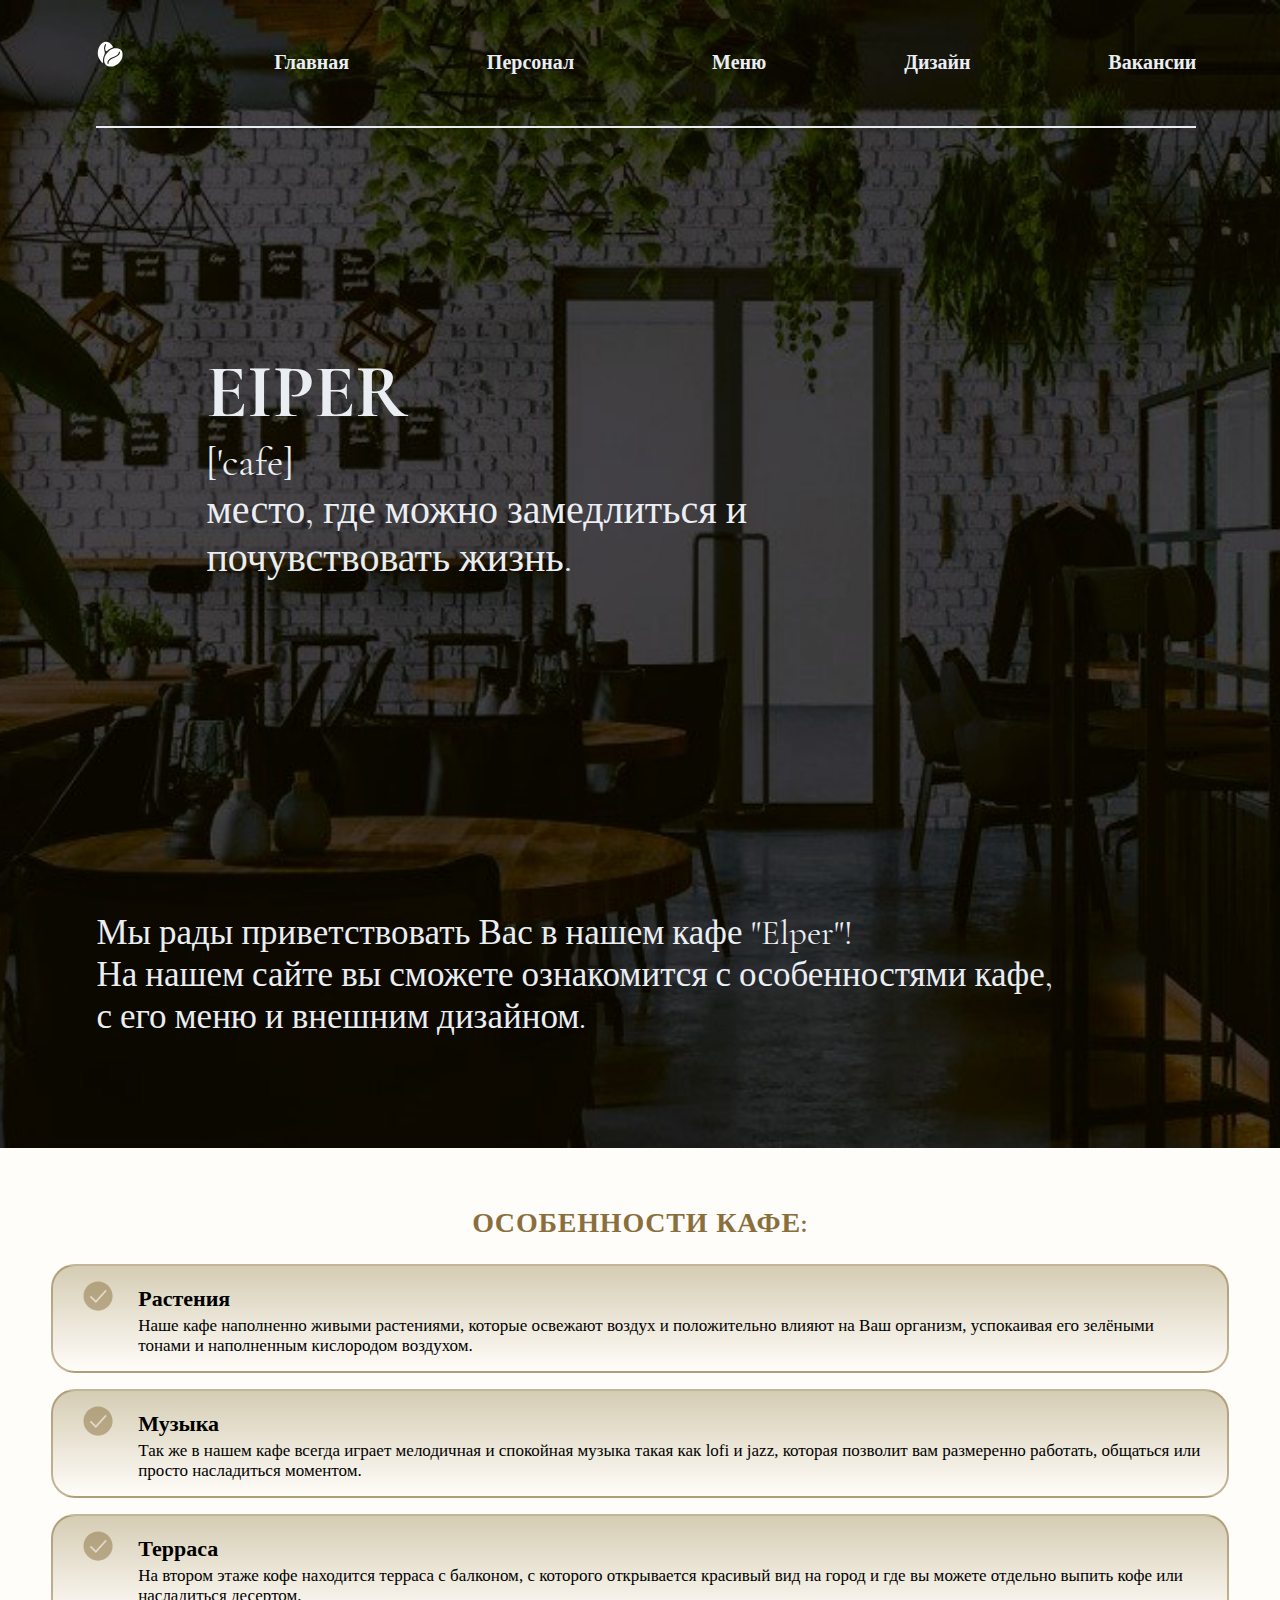
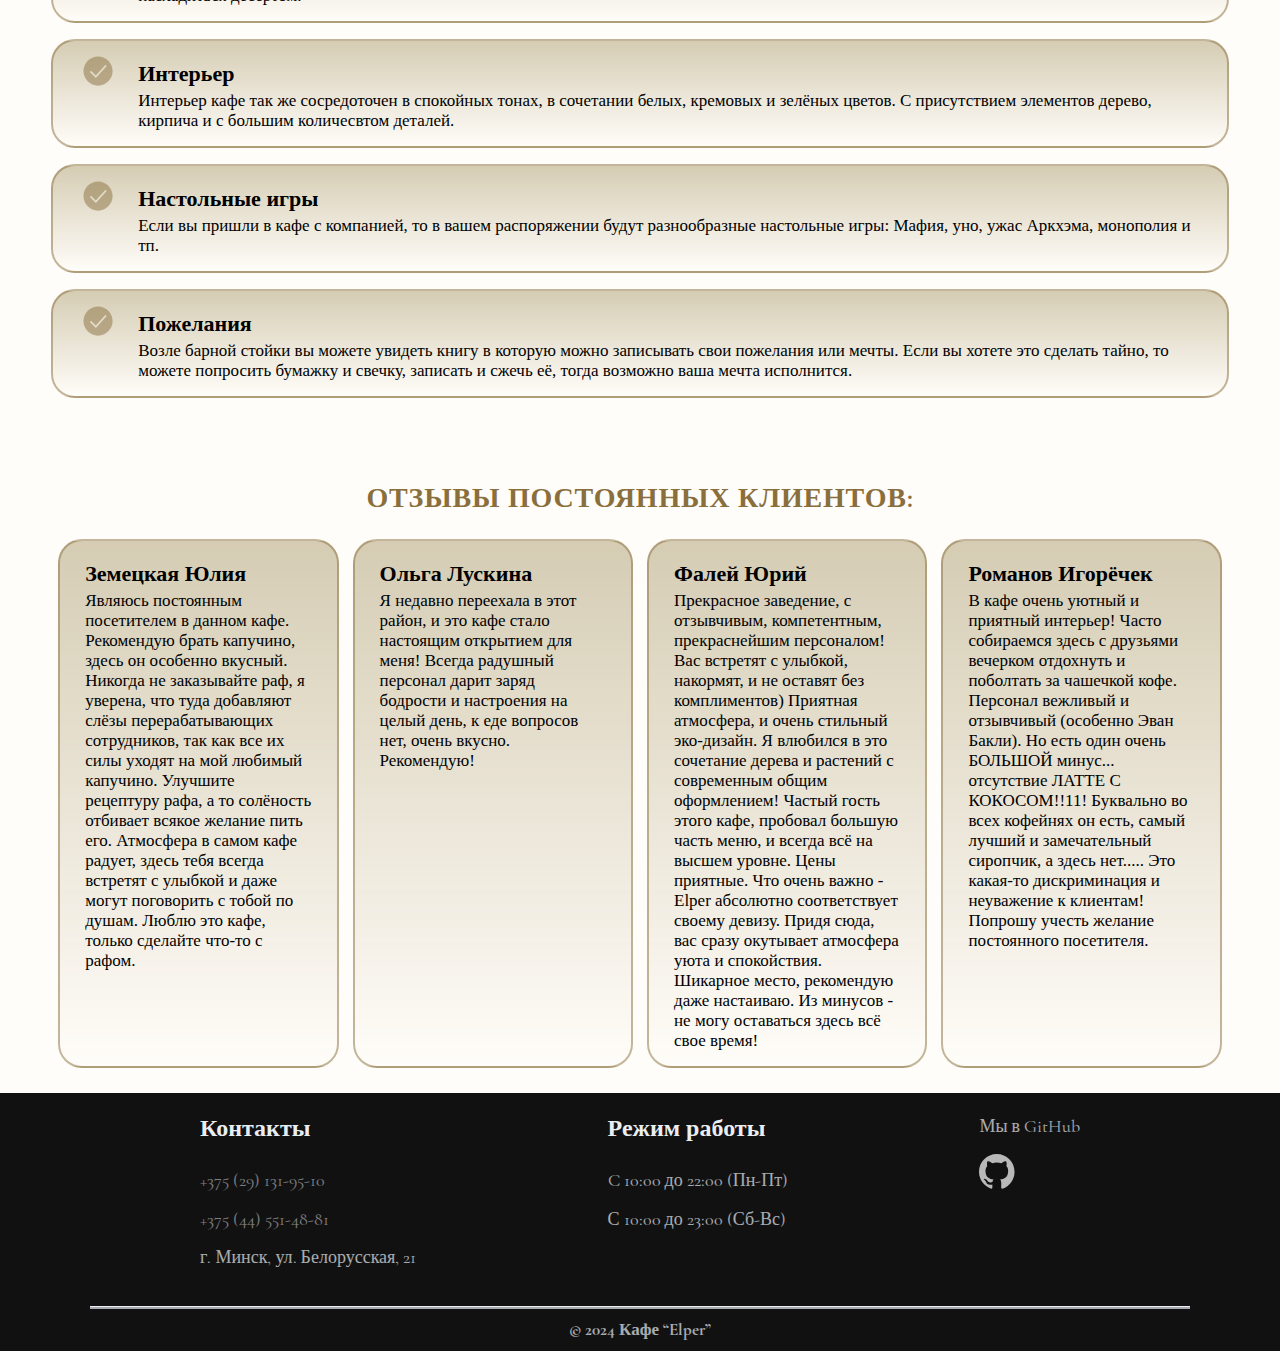
<file: index.html>
<!DOCTYPE html>
<html lang="en">
<head>
    <meta charset="UTF-8">
    <meta name="viewport" content="width=device-width, initial-scale=1.0, maximum-scale=1.0, minimum-scale=1.0">
    <meta http-equiv="X-UA-Compatible" content="ie=edge">
    <title>Elper</title>
    <link rel="shortcut icon" href="img\icon50.png">
    <link rel="stylesheet" href="css/style.css">
</head>
<body>
<header class="header-wrapper">
    <div class="wrapper">
        <div class="header-burger">
            <span class="burger-line line1"></span>
            <span class="burger-line line2"></span>
            <span class="burger-line line3"></span>
        </div>
        <nav class="header-nav">
            <ul> 
                <li class="header-item">
                    <a class="header-link js-scroll">
                        <svg width="40" height="40" viewBox="0 0 42 42" fill="none">
                            <image xlink:href="img/icon50.svg"/>
                        </svg>
                    </a>
                </li>
                <li class="header-item">
                    <a href="index.html" class="header-link js-scroll">
                        Главная
                    </a>
                </li>
                <li class="header-item">
                    <a href="personnel.html" class="header-link js-scroll">
                        Персонал
                    </a>
                </li>
                <li class="header-item">
                    <a href="menu.html" class="header-link js-scroll">
                        Меню
                    </a>
                </li>
                <li class="header-item">
                    <a href="design.html" class="header-link js-scroll">
                        Дизайн
                    </a>
                </li>
                <li class="header-item">
                    <a href="ordering.html" class="header-link js-scroll">
                        Вакансии
                    </a>
                </li>
            </ul>
            <div class="nav-close">
                <span class="line-close"></span>
                <span class="line-close"></span>
            </div>
        </nav>
        <div class="elper">
            <h1>EIPER</h1>
            <p>['cafe]<br>
             место, где можно замедлиться и<br>
             почувствовать жизнь.</p>
        </div>
        <div class="hello">
            <p>Мы рады приветствовать Вас в нашем кафе "Elper"!<br>
                На нашем сайте вы сможете ознакомится с особенностями кафе, <br>
                с его меню и внешним дизайном.</p>
        </div>
    </div>
</header>
<main>
    <section class="advanteges">
        <div class="container-adv">
            <h2>Особенности кафе:</h2>
            <div class="content-adv">
                <div class="box-adv">
                    <div style="width: 60px;">
                        <svg width="60" height="30" viewBox="0 0 30 30" fill="none" xmlns="http://www.w3.org/2000/svg">
                            <path d="M15.06 0.569946C7.05001 0.569946 0.51001 7.10995 0.51001 15.1199C0.51001 23.1299 7.05001 29.6699 15.06 29.6699C23.07 29.6699 29.58 23.1299 29.61 15.1199C29.61 7.10995 23.07 0.569946 15.06 0.569946ZM12.87 21.9899L6.81001 15.9599L8.07001 14.6699L12.81 19.3799L22.44 8.75995L23.76 9.95995L12.87 21.9899Z" fill="#8A6F3D" fill-opacity="0.5"/>
                        </svg>
                   </div>
                    <div class="text-homepage">
                        <h3>Растения</h3>
                        <p>Наше кафе наполненно живыми растениями, которые освежают воздух и положительно 
                           влияют на Ваш организм, успокаивая его зелёными тонами и наполненным кислородом воздухом.</p>
                    </div>
                </div>
                <div class="box-adv">
                    <div style="width: 60px;">
                        <svg width="60" height="30" viewBox="0 0 30 30" fill="none" xmlns="http://www.w3.org/2000/svg">
                            <path d="M15.06 0.569946C7.05001 0.569946 0.51001 7.10995 0.51001 15.1199C0.51001 23.1299 7.05001 29.6699 15.06 29.6699C23.07 29.6699 29.58 23.1299 29.61 15.1199C29.61 7.10995 23.07 0.569946 15.06 0.569946ZM12.87 21.9899L6.81001 15.9599L8.07001 14.6699L12.81 19.3799L22.44 8.75995L23.76 9.95995L12.87 21.9899Z" fill="#8A6F3D" fill-opacity="0.5"/>
                        </svg>
                   </div>
                    <div class="text-homepage">
                        <h3>Музыка</h3>
                        <p>Так же в нашем кафе всегда играет мелодичная и спокойная музыка 
                            такая как lofi и jazz, которая позволит вам размеренно работать, общаться или просто насладиться моментом.</p>
                    </div>
                </div>
                <div class="box-adv">
                    <div style="width: 60px;">
                        <svg width="60" height="30" viewBox="0 0 30 30" fill="none" xmlns="http://www.w3.org/2000/svg">
                            <path d="M15.06 0.569946C7.05001 0.569946 0.51001 7.10995 0.51001 15.1199C0.51001 23.1299 7.05001 29.6699 15.06 29.6699C23.07 29.6699 29.58 23.1299 29.61 15.1199C29.61 7.10995 23.07 0.569946 15.06 0.569946ZM12.87 21.9899L6.81001 15.9599L8.07001 14.6699L12.81 19.3799L22.44 8.75995L23.76 9.95995L12.87 21.9899Z" fill="#8A6F3D" fill-opacity="0.5"/>
                        </svg>
                   </div>
                    <div class="text-homepage">
                        <h3>Терраса</h3>
                        <p>На втором этаже кофе находится терраса с балконом, с которого открывается красивый вид на город
                            и где вы можете отдельно выпить кофе или насладиться десертом.</p>
                    </div>
                </div>
                <div class="box-adv">
                    <div style="width: 60px;">
                        <svg width="60" height="30" viewBox="0 0 30 30" fill="none" xmlns="http://www.w3.org/2000/svg">
                            <path d="M15.06 0.569946C7.05001 0.569946 0.51001 7.10995 0.51001 15.1199C0.51001 23.1299 7.05001 29.6699 15.06 29.6699C23.07 29.6699 29.58 23.1299 29.61 15.1199C29.61 7.10995 23.07 0.569946 15.06 0.569946ZM12.87 21.9899L6.81001 15.9599L8.07001 14.6699L12.81 19.3799L22.44 8.75995L23.76 9.95995L12.87 21.9899Z" fill="#8A6F3D" fill-opacity="0.5"/>
                        </svg>
                   </div>
                    <div class="text-homepage">
                        <h3>Интерьер</h3>
                        <p>Интерьер кафе так же сосредоточен в спокойных тонах, в сочетании белых, кремовых и зелёных цветов.
                           С присутствием элементов дерево, кирпича и с большим количесвтом деталей.</p>
                    </div>
                </div>
                <div class="box-adv">
                    <div style="width: 60px;">
                        <svg width="60" height="30" viewBox="0 0 30 30" fill="none" xmlns="http://www.w3.org/2000/svg">
                            <path d="M15.06 0.569946C7.05001 0.569946 0.51001 7.10995 0.51001 15.1199C0.51001 23.1299 7.05001 29.6699 15.06 29.6699C23.07 29.6699 29.58 23.1299 29.61 15.1199C29.61 7.10995 23.07 0.569946 15.06 0.569946ZM12.87 21.9899L6.81001 15.9599L8.07001 14.6699L12.81 19.3799L22.44 8.75995L23.76 9.95995L12.87 21.9899Z" fill="#8A6F3D" fill-opacity="0.5"/>
                        </svg>
                   </div>
                    <div class="text-homepage">
                        <h3>Настольные игры</h3>
                        <p>Если вы пришли в кафе с компанией, то в вашем распоряжении будут разнообразные настольные игры:
                            Мафия, уно, ужас Аркхэма, монополия и тп.</p>
                    </div>
                </div>
                <div class="box-adv">
                    <div style="width: 60px;">
                        <svg width="60" height="30" viewBox="0 0 30 30" fill="none" xmlns="http://www.w3.org/2000/svg">
                            <path d="M15.06 0.569946C7.05001 0.569946 0.51001 7.10995 0.51001 15.1199C0.51001 23.1299 7.05001 29.6699 15.06 29.6699C23.07 29.6699 29.58 23.1299 29.61 15.1199C29.61 7.10995 23.07 0.569946 15.06 0.569946ZM12.87 21.9899L6.81001 15.9599L8.07001 14.6699L12.81 19.3799L22.44 8.75995L23.76 9.95995L12.87 21.9899Z" fill="#8A6F3D" fill-opacity="0.5"/>
                        </svg>
                   </div>
                    <div class="text-homepage">
                        <h3>Пожелания</h3>
                        <p>Возле барной стойки вы можете увидеть книгу в которую можно записывать свои пожелания или мечты. 
                            Если вы хотете это сделать тайно, то можете попросить бумажку и свечку, записать и сжечь её, тогда возможно ваша мечта исполнится.</p>
                    </div>
                </div>
            </div>
        </div>
    </section>
    <section class="opinion">
        <div class="container-opin">
            <h2>Отзывы постоянных клиентов:</h2>
            <div class="content-opin">
                <div class="box-opin">
                    <div class="text-homepage">
                        <h3>Земецкая Юлия</h3>
                        <p>Являюсь постоянным посетителем в данном кафе. Рекомендую брать капучино, здесь он особенно вкусный. Никогда не заказывайте  раф, я уверена, 
                            что туда добавляют слёзы перерабатывающих сотрудников, так как все их силы уходят на мой любимый капучино. Улучшите рецептуру рафа, а то солёность 
                            отбивает всякое желание пить его. Атмосфера в самом кафе радует, здесь тебя всегда встретят с улыбкой и даже могут поговорить с тобой по душам. 
                            Люблю это кафе, только сделайте что-то с рафом.</p>
                    </div>
                </div>
                <div class="box-opin">
                    <div class="text-homepage">
                        <h3>Ольга Лускина</h3>
                        <p>
                            Я недавно переехала в этот район, и это кафе стало настоящим открытием для меня! Всегда радушный персонал дарит заряд бодрости и
                            настроения на целый день, к еде вопросов нет, очень вкусно. Рекомендую! </p>
                    </div>
                </div>
                <div class="box-opin">
                    <div class="text-homepage">
                        <h3>Фалей Юрий</h3>
                        <p>Прекрасное заведение, с отзывчивым, компетентным, прекраснейшим персоналом! Вас встретят с улыбкой, накормят, и не оставят без комплиментов) 
                            Приятная атмосфера, и очень стильный эко-дизайн. Я влюбился в это сочетание дерева и растений с современным общим оформлением! Частый гость этого кафе, 
                            пробовал большую часть меню, и всегда всё на высшем уровне. Цены приятные. Что очень важно - Elper абсолютно соответствует своему девизу. Придя сюда, вас 
                            сразу окутывает атмосфера уюта и спокойствия. Шикарное место, рекомендую даже настаиваю.
                            Из минусов - не могу оставаться здесь всё свое время!</p>
                    </div>
                </div>
                <div class="box-opin">
                    <div class="text-homepage">
                        <h3>Романов Игорёчек</h3>
                        <p>В кафе очень уютный и приятный интерьер! Часто собираемся здесь с друзьями вечерком отдохнуть и поболтать за чашечкой кофе. Персонал вежливый и
                            отзывчивый (особенно Эван Бакли). Но есть один очень БОЛЬШОЙ минус... отсутствие ЛАТТЕ С КОКОСОМ!!11! Буквально во всех кофейнях он есть, самый
                            лучший и замечательный сиропчик, а здесь нет..... Это какая-то дискриминация и неуважение к клиентам! Попрошу учесть желание постоянного посетителя.</p>
                    </div>
                </div>
            </div>
        </div>
    </section>
</main>
<footer>
    <div class="wrapper">
        <div class="footer-nav">
            <div>
                <h3>Контакты</h3>
                <p><a href="tel:+375291319510">+375 (29) 131-95-10</a></p>
                <p><a href="tel:+375445514881">+375 (44) 551-48-81</a></p>
                <p>г. Минск, ул. Белорусская, 21</p>
            </div>
            <div>
                <h3>Режим работы</h3>
                <p>C 10:00 до 22:00 (Пн-Пт)</p>
                <p>С 10:00 до 23:00 (Сб-Вс)</p>
            </div>
            <div class="github">
                <p>Мы в GitHub</p>
                <a href="https://github.com/darlitaa">
                    <svg width="40" height="40" viewBox="0 0 18 18" fill="none">
                        <image xlink:href="img/github.svg"/>
                    </svg>
                </a>
            </div>
        </div>
        <p class="kont-desc"><b>© 2024 Кафе “Elper”</b></p>
    </div>
</footer>
<script src="js/main.js"></script>
</body>
</html>
</file>
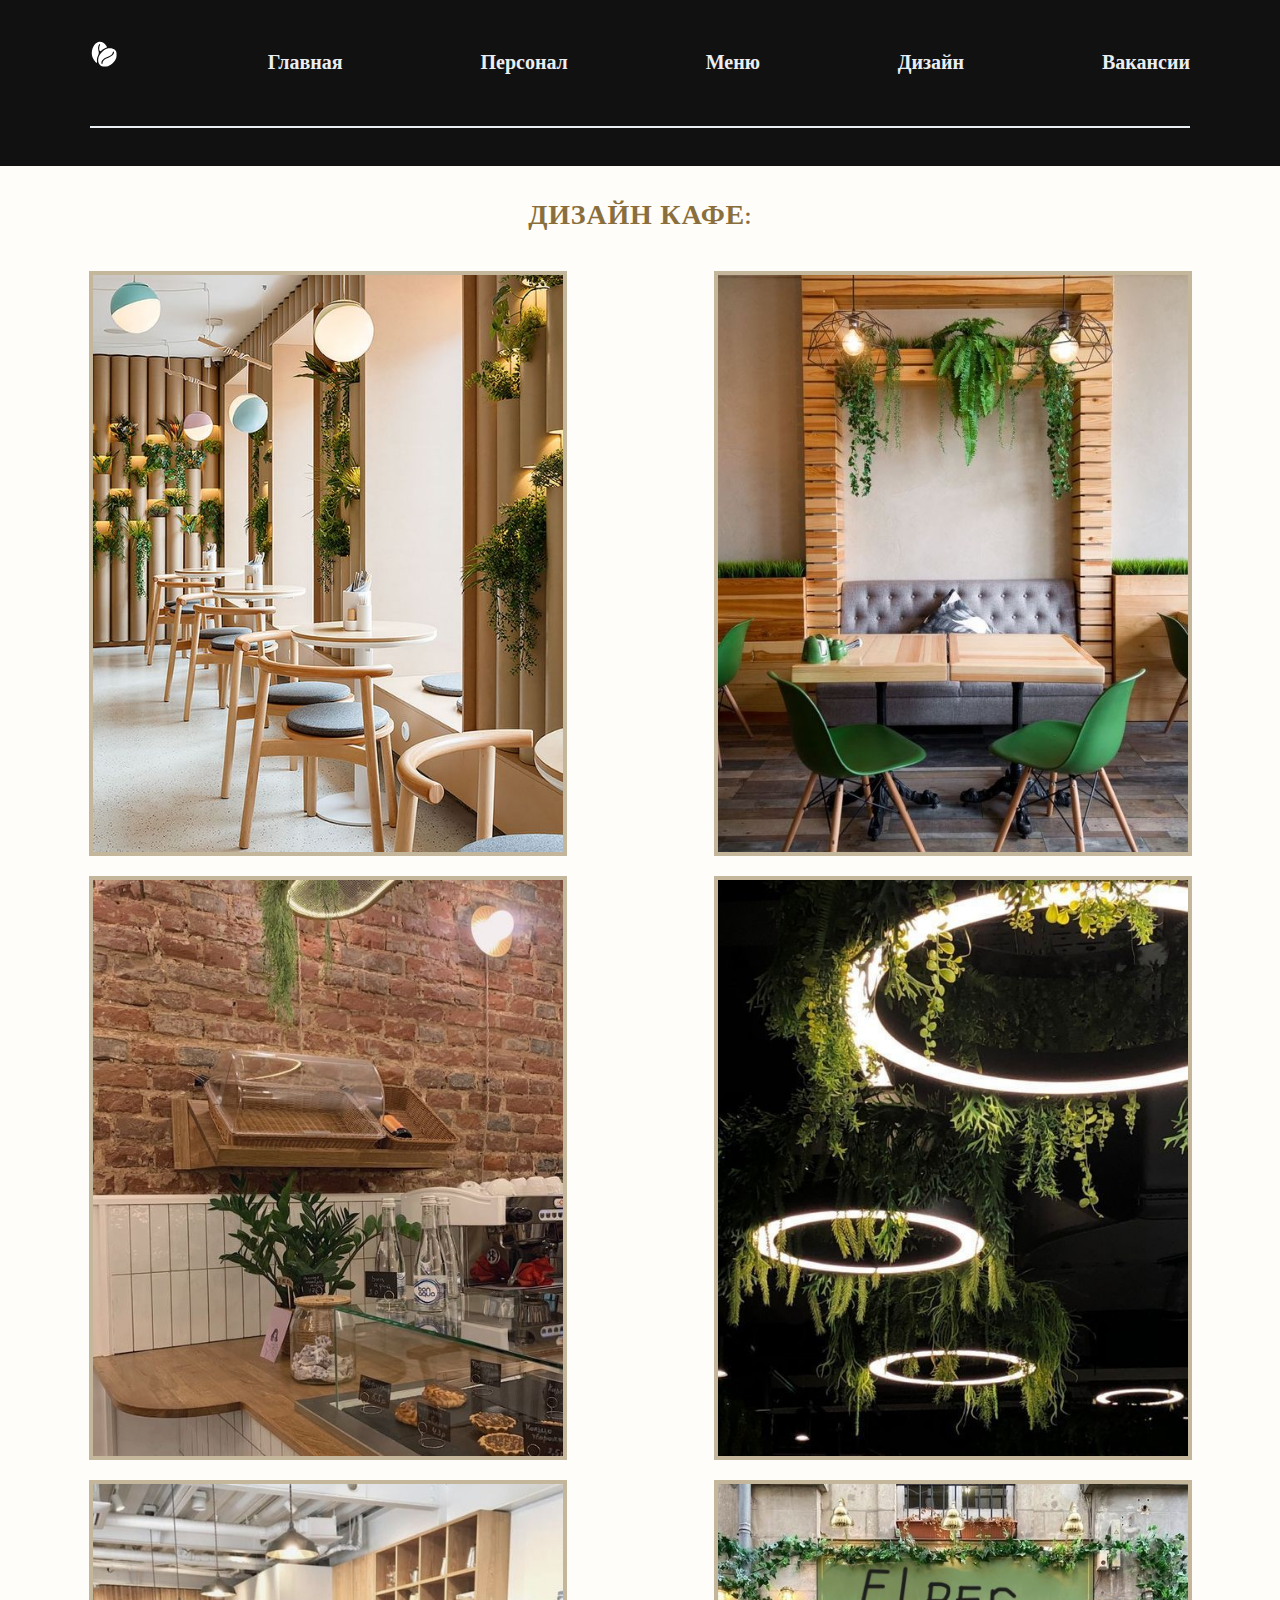
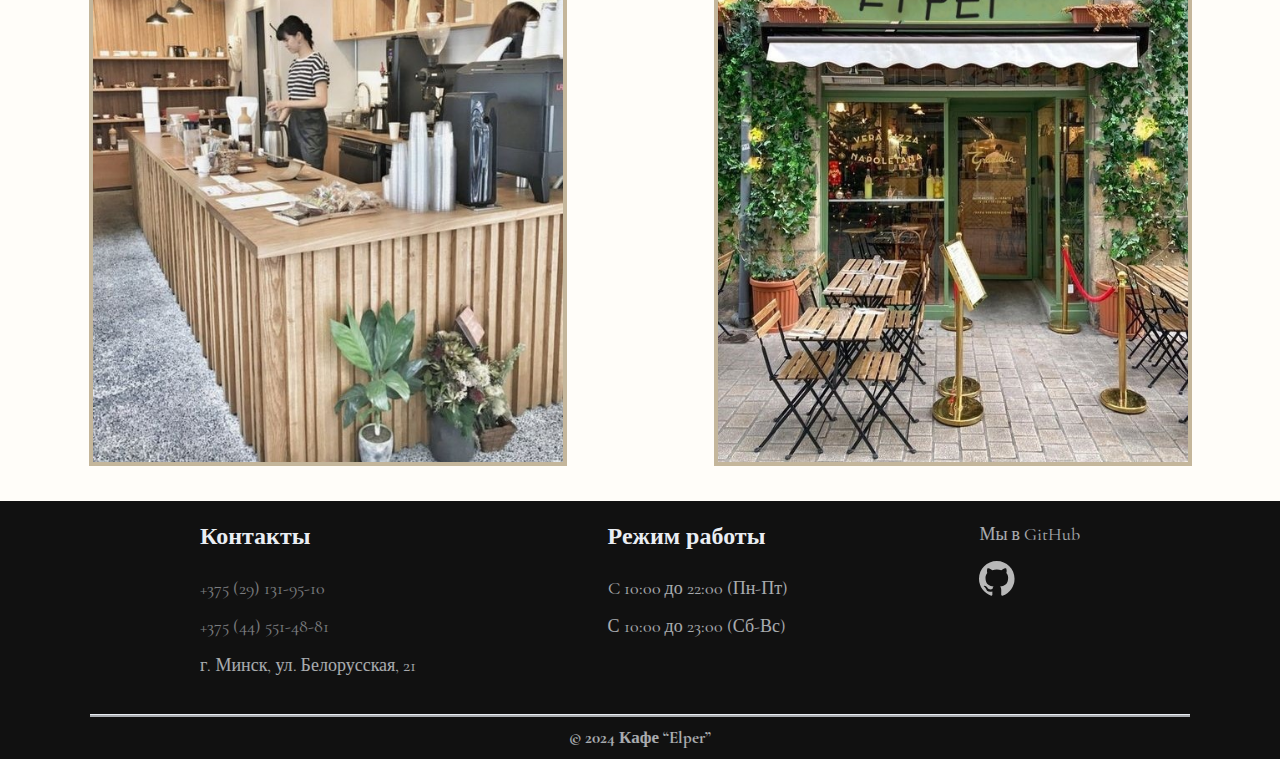
<file: design.html>
<!DOCTYPE html>
<html lang="en">
<head>
    <meta charset="UTF-8">
    <meta name="viewport" content="width=device-width, initial-scale=1.0, maximum-scale=1.0, minimum-scale=1.0">
    <meta http-equiv="X-UA-Compatible" content="ie=edge">
    <title>дизайн</title>
    <link rel="shortcut icon" href="img\icon50.png">
    <link rel="stylesheet" href="css/style.css">
</head>
<body>
<header class="header-1">
    <div class="wrapper">
        <div class="header-burger">
            <span class="burger-line line1"></span>
            <span class="burger-line line2"></span>
            <span class="burger-line line3"></span>
        </div>
        <nav class="header-nav">
            <ul>
                <li class="header-item">
                    <a class="header-link js-scroll">
                        <svg width="40" height="40" viewBox="0 0 42 42" fill="none">
                            <image xlink:href="img/icon50.svg"/>
                        </svg>
                    </a>
                </li>
                <li class="header-item">
                    <a href="index.html" class="header-link js-scroll">
                        Главная
                    </a>
                </li>
                <li class="header-item">
                    <a href="personnel.html" class="header-link js-scroll">
                        Персонал
                    </a>
                </li>
                <li class="header-item">
                    <a href="menu.html" class="header-link js-scroll">
                        Меню
                    </a>
                </li>
                
                <li class="header-item">
                    <a href="design.html" class="header-link js-scroll">
                        Дизайн
                    </a>
                </li>
                <li class="header-item">
                    <a href="ordering.html" class="header-link js-scroll">
                        Вакансии
                    </a>
                </li>
            </ul>
            <div class="nav-close">
                <span class="line-close"></span>
                <span class="line-close"></span>
            </div>
        </nav>
    </div>  
</header>
<main>
    <div class="design">
        <h2>Дизайн кафе:</h2>
        <div class="our-design">
            <div class="design-blok">
                <img class="design-img" src="img/design1.jpg"> 
            </div>
            <div class="design-blok">
                <img class="design-img" src="img/design2.jpg">
            </div>
            <div class="design-blok">
                <img class="design-img" src="img/design3.jpg">
            </div>
            <div class="design-blok">
                <img class="design-img" src="img/design4.jpg">
            </div>
            <div class="design-blok">
                <img class="design-img" src="img/design5.jpg">
            </div>
            <div class="design-blok">
                <img class="design-img" src="img/design6.jpg">
            </div>
        </div>
    </div>
</main>
<footer>
    <div class="wrapper">
        <div class="footer-nav">
            <div>
                <h3>Контакты</h3>
                <p><a href="tel:+375291319510">+375 (29) 131-95-10</a></p>
                <p><a href="tel:+375445514881">+375 (44) 551-48-81</a></p>
                <p>г. Минск, ул. Белорусская, 21</p>
            </div>
            <div>
                <h3>Режим работы</h3>
                <p>C 10:00 до 22:00 (Пн-Пт)</p>
                <p>С 10:00 до 23:00 (Сб-Вс)</p>
            </div>
            <div class="github">
                <p>Мы в GitHub</p>
                <a href="https://github.com/darlitaa">
                    <svg width="40" height="40" viewBox="0 0 18 18" fill="none">
                        <image xlink:href="img/github.svg"/>
                    </svg>
                </a>
            </div>
        </div>
        <p class="kont-desc"><b>© 2024 Кафе “Elper”</b></p>
    </div>
</footer>
<script src="js/main.js"></script>
</body>
</html>
</file>
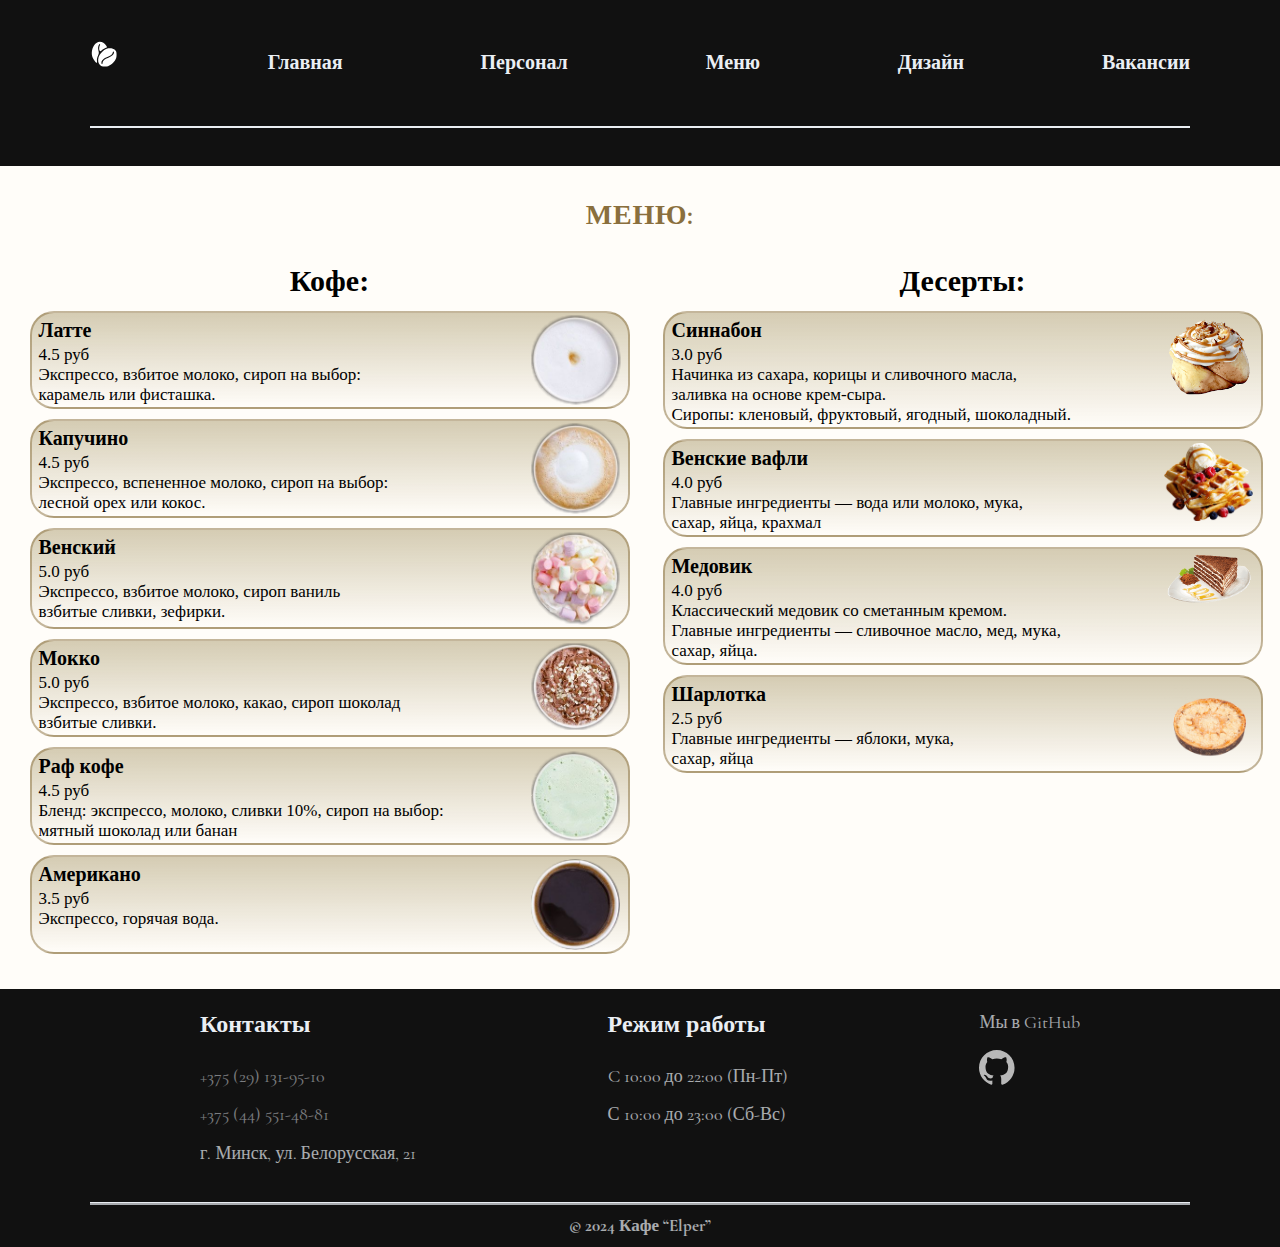
<file: menu.html>
<!DOCTYPE html>
<html lang="en">
<head>
    <meta charset="UTF-8">
    <meta name="viewport" content="width=device-width, initial-scale=1.0, maximum-scale=1.0, minimum-scale=1.0">
    <meta http-equiv="X-UA-Compatible" content="ie=edge">
    <title>меню</title>
    <link rel="shortcut icon" href="img\icon50.png">
    <link rel="stylesheet" href="css/style.css">
</head>
<body>
<header class="header-1">
    <div class="wrapper">
        <div class="header-burger">
            <span class="burger-line line1"></span>
            <span class="burger-line line2"></span>
            <span class="burger-line line3"></span>
        </div>
        <nav class="header-nav">
            <ul>
                <li class="header-item">
                    <a class="header-link js-scroll">
                        <svg width="40" height="40" viewBox="0 0 42 42" fill="none">
                            <image xlink:href="img/icon50.svg"/>
                        </svg>
                    </a>
                </li>
                <li class="header-item">
                    <a href="index.html" class="header-link js-scroll">
                        Главная
                    </a>
                </li>
                <li class="header-item">
                    <a href="personnel.html" class="header-link js-scroll">
                        Персонал
                    </a>
                </li>
                <li class="header-item">
                    <a href="menu.html" class="header-link js-scroll">
                        Меню
                    </a>
                </li>
                
                <li class="header-item">
                    <a href="design.html" class="header-link js-scroll">
                        Дизайн
                    </a>
                </li>
                <li class="header-item">
                    <a href="ordering.html" class="header-link js-scroll">
                        Вакансии
                    </a>
                </li>
            </ul>
            <div class="nav-close">
                <span class="line-close"></span>
                <span class="line-close"></span>
            </div>
        </nav>
    </div>  
</header>
<main>
    <section class="menu-section">
        <h2>меню:</h2>
        <div class="menu">
            <div class="coffee">
                <h3 class="menu-h3">Кофе:</h3>
                <div class="variant-coffee">
                    <div>
                        <p class="coffee-name">Латте</p>
                        <p class="price">4.5 руб</p>
                        <p class="compound">Экспрессо, взбитое молоко, сироп на выбор:<br>
                           карамель или фисташка.</p>
                    </div>
                    <div class="coffee-img">
                        <img src="img/cup1.png">
                    </div>   
                </div>
                <div class="variant-coffee">
                    <div>
                        <p class="coffee-name">Капучино</p>
                        <p class="price">4.5 руб</p>
                        <p class="compound">Экспрессо, вспененное молоко, сироп на выбор:<br>
                           лесной орех или кокос.</p>
                    </div>
                    <div class="coffee-img">
                        <img src="img/cup2.png">
                    </div>  
                </div>
                <div class="variant-coffee">
                    <div>
                        <p class="coffee-name">Венский</p>
                        <p class="price">5.0 руб</p>
                        <p class="compound">Экспрессо, взбитое молоко, сироп ваниль<br>
                           взбитые сливки, зефирки.</p>
                    </div>
                    <div class="coffee-img">
                        <img src="img/cup3.png">
                    </div>  
                </div>
                <div class="variant-coffee">
                    <div>
                        <p class="coffee-name">Мокко</p>
                        <p class="price">5.0 руб</p>
                        <p class="compound">Экспрессо, взбитое молоко, какао, сироп шоколад<br>
                           взбитые сливки.</p>
                    </div>
                    <div class="coffee-img">
                        <img src="img/cup4.png">
                    </div>  
                </div>
                <div class="variant-coffee">
                    <div>
                        <p class="coffee-name">Раф кофе</p>
                        <p class="price">4.5 руб</p>
                        <p class="compound">Бленд: экспрессо, молоко, сливки 10%, сироп на выбор:<br>
                           мятный шоколад или банан</p>
                    </div>
                    <div class="coffee-img">
                        <img src="img/cup5.png">
                    </div>  
                </div>
                <div class="variant-coffee">
                    <div>
                        <p class="coffee-name">Американо</p>
                        <p class="price">3.5 руб</p>
                        <p class="compound">Экспрессо, горячая вода.</p>
                    </div>
                    <div class="coffee-img">
                        <img src="img/cup6.png">
                    </div>  
                </div>
            </div>

            <div class="food">
                <h3 class="menu-h3">Десерты:</h3>
                <div class="variant-food">
                    <div>
                        <p class="food-name">Синнабон</p>
                        <p class="price">3.0 руб</p>
                        <p class="compound">Начинка из сахара, корицы и сливочного масла,<br> заливка на основе крем-сыра.<br> Сиропы: кленовый, фруктовый, ягодный, шоколадный.</p>
                    </div>
                    <div class="food-img">
                        <img src="img/food-cinnabon.png">
                    </div>
                </div>
                <div class="variant-food">
                    <div>
                        <p class="food-name">Венские вафли</p>
                        <p class="price">4.0 руб</p>
                        <p class="compound">Главные ингредиенты — вода или молоко, мука, <br> сахар, яйца, крахмал</p>
                    </div>
                    <div class="food-img">
                        <img src="img/food-waffle.png">
                    </div>
                </div>
                <div class="variant-food">
                    <div>
                        <p class="food-name">Медовик</p>
                        <p class="price">4.0 руб</p>
                        <p class="compound">Классический медовик со сметанным кремом.<br> Главные ингредиенты —  сливочное масло, мед, мука, <br> сахар, яйца. </p>
                    </div>
                    <div class="food-img">
                        <img src="img/food-honey.png">
                    </div>
                </div>
                <div class="variant-food">
                    <div>
                        <p class="food-name">Шарлотка</p>
                        <p class="price">2.5 руб</p>
                        <p class="compound">Главные ингредиенты — яблоки, мука, <br> сахар, яйца</p>
                    </div>
                    <div class="food-img">
                        <img src="img/food-pirog.png">
                    </div>
                </div>
            </div>
        </div>
    </section>
</main>
<footer>
    <div class="wrapper">
        <div class="footer-nav">
            <div>
                <h3>Контакты</h3>
                <p><a href="tel:+375291319510">+375 (29) 131-95-10</a></p>
                <p><a href="tel:+375445514881">+375 (44) 551-48-81</a></p>
                <p>г. Минск, ул. Белорусская, 21</p>
            </div>
            <div>
                <h3>Режим работы</h3>
                <p>C 10:00 до 22:00 (Пн-Пт)</p>
                <p>С 10:00 до 23:00 (Сб-Вс)</p>
            </div>
            <div class="github">
                <p>Мы в GitHub</p>
                <a href="https://github.com/darlitaa">
                    <svg width="40" height="40" viewBox="0 0 18 18" fill="none">
                        <image xlink:href="img/github.svg"/>
                    </svg>
                </a>
            </div>
        </div>
        <p class="kont-desc"><b>© 2024 Кафе “Elper”</b></p>
    </div>
</footer>
<script src="js/main.js"></script>
</body>
</html>
</file>
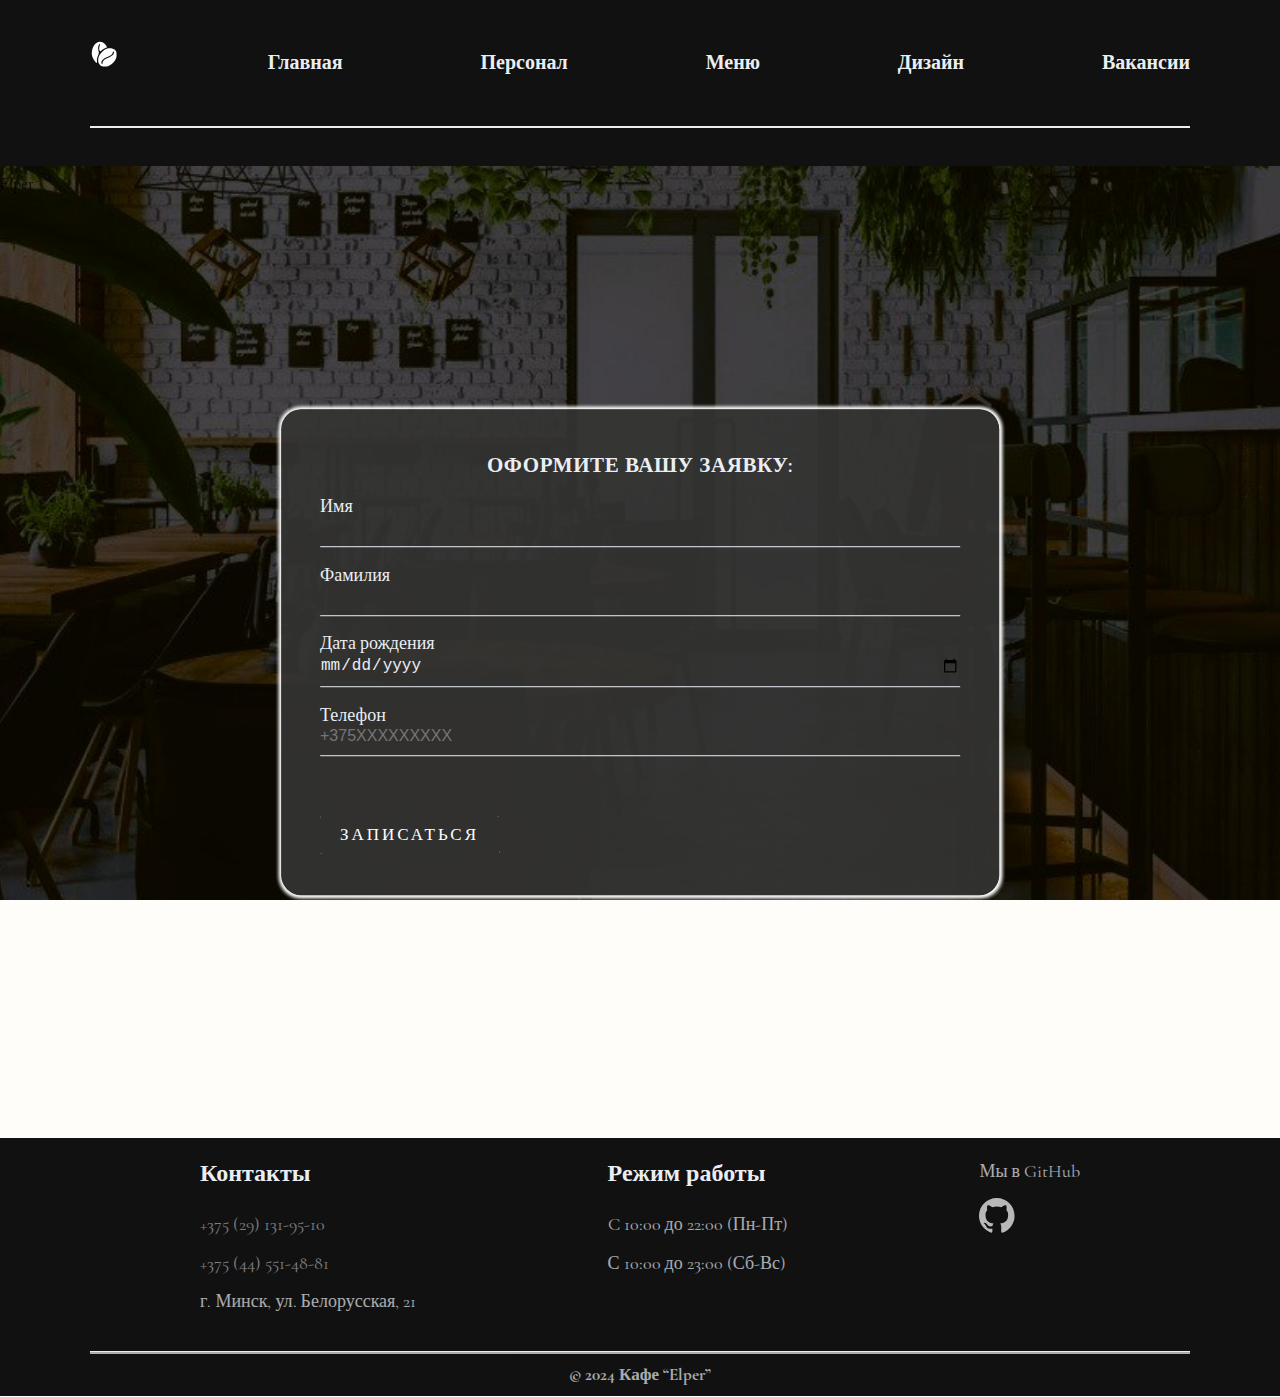
<file: ordering.html>
<!DOCTYPE html>
<html lang="en">
<head>
    <meta charset="UTF-8">
    <meta name="viewport" content="width=device-width, initial-scale=1.0, maximum-scale=1.0, minimum-scale=1.0">
    <meta http-equiv="X-UA-Compatible" content="ie=edge">
    <title>вакансии</title>
    <link rel="shortcut icon" href="img\icon50.png">
    <link rel="stylesheet" href="./css/style.css">
    <link rel="stylesheet" href="./css/ordering_styles.css">
</head>
<body>
<header class="header-1">
    <div class="wrapper">
        <div class="header-burger">
            <span class="burger-line line1"></span>
            <span class="burger-line line2"></span>
            <span class="burger-line line3"></span>
        </div>
        <nav class="header-nav">
            <ul>
                <li class="header-item">
                    <a class="header-link js-scroll">
                        <svg width="40" height="40" viewBox="0 0 42 42" fill="none">
                            <image xlink:href="img/icon50.svg"/>
                        </svg>
                    </a>
                </li>
                <li class="header-item">
                    <a href="index.html" class="header-link js-scroll">
                        Главная
                    </a>
                </li>
                <li class="header-item">
                    <a href="personnel.html" class="header-link js-scroll">
                        Персонал
                    </a>
                </li>
                <li class="header-item">
                    <a href="menu.html" class="header-link js-scroll">
                        Меню
                    </a>
                </li>
                
                <li class="header-item">
                    <a href="design.html" class="header-link js-scroll">
                        Дизайн
                    </a>
                </li>
                <li class="header-item">
                    <a href="ordering.html" class="header-link js-scroll">
                        Вакансии
                    </a>
                </li>
            </ul>
            <div class="nav-close">
                <span class="line-close"></span>
                <span class="line-close"></span>
            </div>
        </nav>
    </div>  
</header>
<main style="background: url('./img/main.jpg') fixed center; background-size: cover; width: 101vw;">

    <?xml version="1.0" encoding="UTF-8"?>
    <?xml-stylesheet type="text\css" href="./css/style.css"?>
    <popup class="popup" id="popup">
        <massage class="popup-message">
            <thank style="display: block; margin-bottom: 10px; text-align: center;">
                Спасибо что вы выбрали наше кафе!
            </thank> 
            <text>
                С вами обязательно свяжутся в ближайшие сутки.<br>
                Мы расскажем вам подробнее о вакансиях и назначим дату собеседования.
            </text>
            <button style="display:block;" type="button">Закрыть</button>
        </massage>
    </popup>
    
    <h3 class="start-form">Elper</h3>
    <div class="login-box">
        <h2>Оформите вашу заявку:</h2>
        <form id="myForm">
            <div class="user-box">
                <input type="text" required oninvalid="this.setCustomValidity('Эта информация обязательна для ввода')" oninput="this.setCustomValidity('')">
                <label>Имя</label>
            </div>
            <div class="user-box">
                <input type="text" required oninvalid="this.setCustomValidity('Эта информация обязательна для ввода')" oninput="this.setCustomValidity('')">
                <label>Фамилия</label>
            </div>
            <div class="user-box">
                <input type="date" required oninvalid="this.setCustomValidity('Эта информация обязательна для ввода')" oninput="this.setCustomValidity('')">
                <label>Дата рождения</label>
            </div>
            <div class="user-box">
                <input type="tel" placeholder="+375XXXXXXXXX" required pattern="\+375[0-9]{9}" oninvalid="this.setCustomValidity('Введите корректный номер телефона: +375XXXXXXXXX')" oninput="this.setCustomValidity('')">
                <label>Телефон</label>
            </div>
            <a href="#" id="submit-button">
                <span></span>
                <span></span>
                <span></span>
                <span></span>
                Записаться
            </a>
            <button style="display: none;" type="submit" id="submit-form"></button>
        </form>
    </div>
</main>
<footer>
    <div class="wrapper">
        <div class="footer-nav">
            <div>
                <h3>Контакты</h3>
                <p><a href="tel:+375291319510">+375 (29) 131-95-10</a></p>
                <p><a href="tel:+375445514881">+375 (44) 551-48-81</a></p>
                <p>г. Минск, ул. Белорусская, 21</p>
            </div>
            <div>
                <h3>Режим работы</h3>
                <p>C 10:00 до 22:00 (Пн-Пт)</p>
                <p>С 10:00 до 23:00 (Сб-Вс)</p>
            </div>
            <div class="github">
                <p>Мы в GitHub</p>
                <a href="https://github.com/darlitaa">
                    <svg width="40" height="40" viewBox="0 0 18 18" fill="none">
                        <image xlink:href="img/github.svg"/>
                    </svg>
                </a>
            </div>
        </div>
        <p class="kont-desc"><b>© 2024 Кафе “Elper”</b></p>
    </div>
</footer>
<script src="js/main.js"></script>
<script src="js/ordering.js"></script>
</body>
</html>
</file>
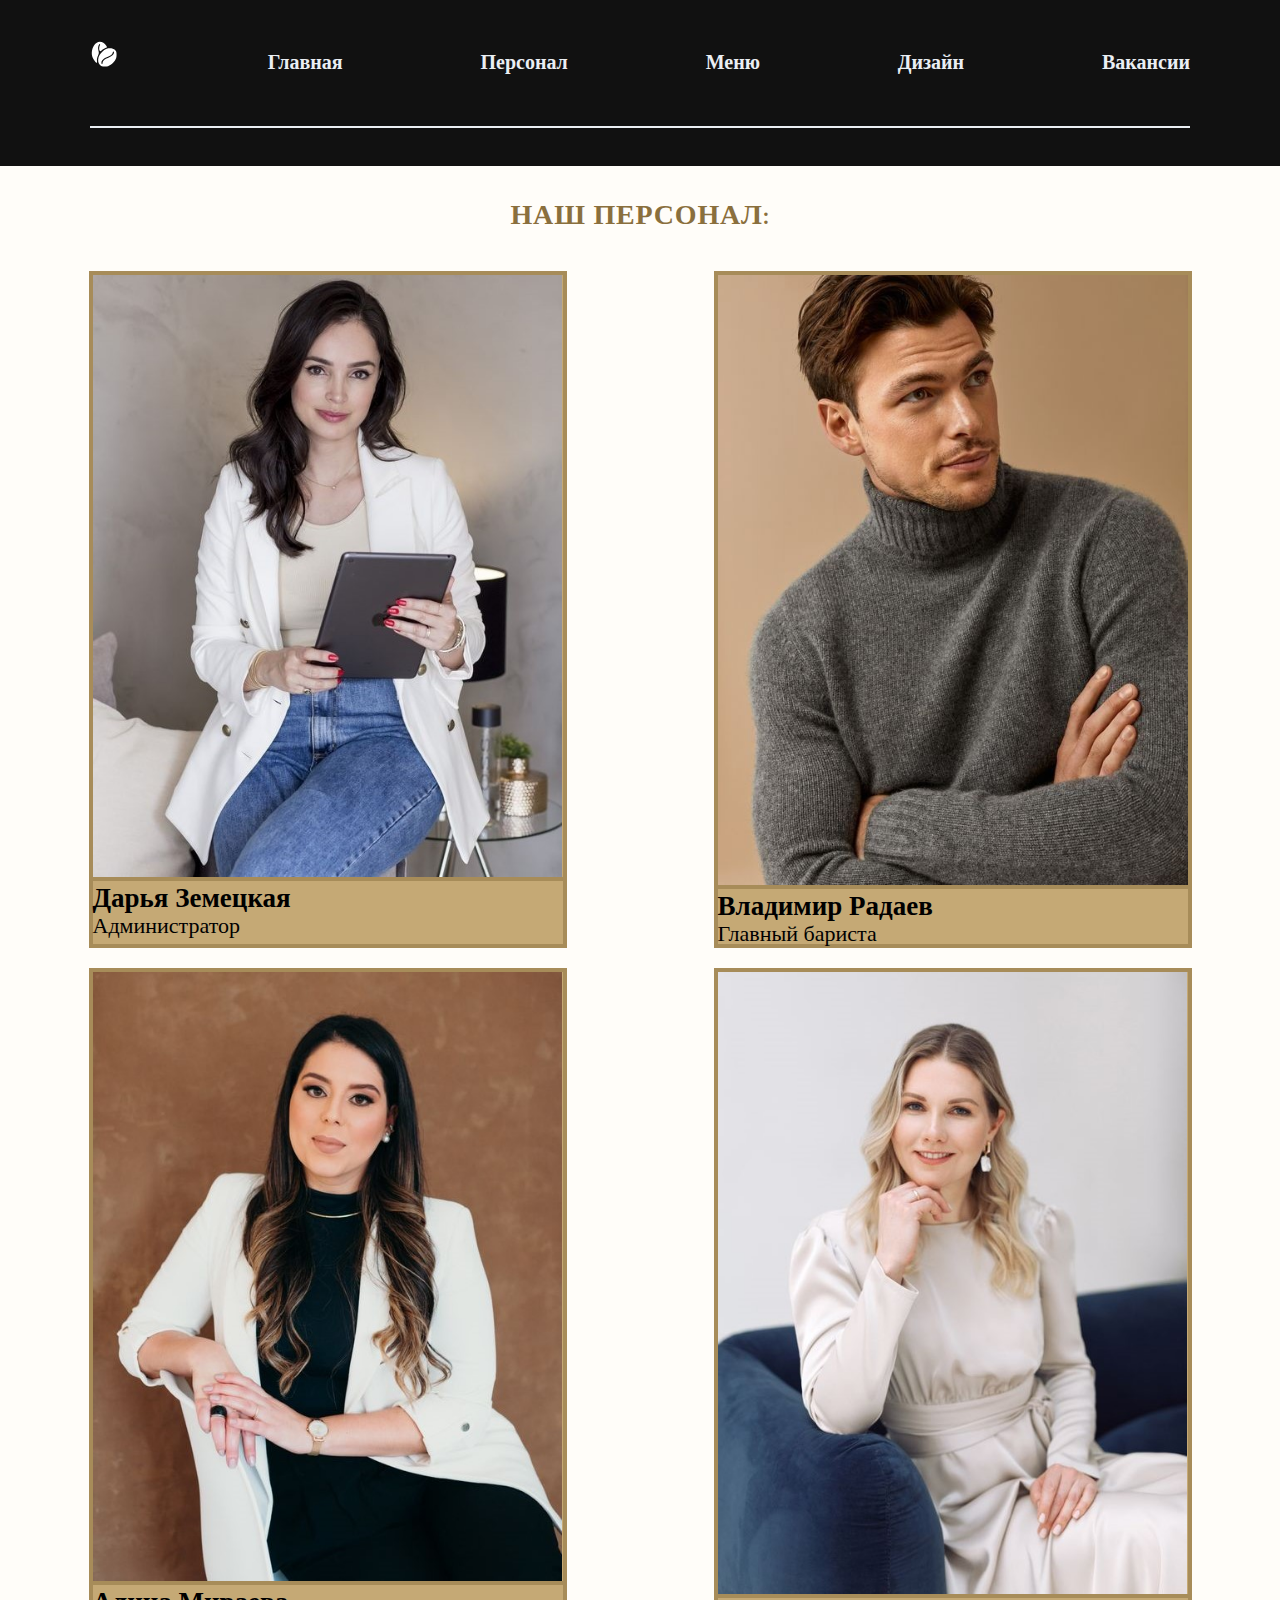
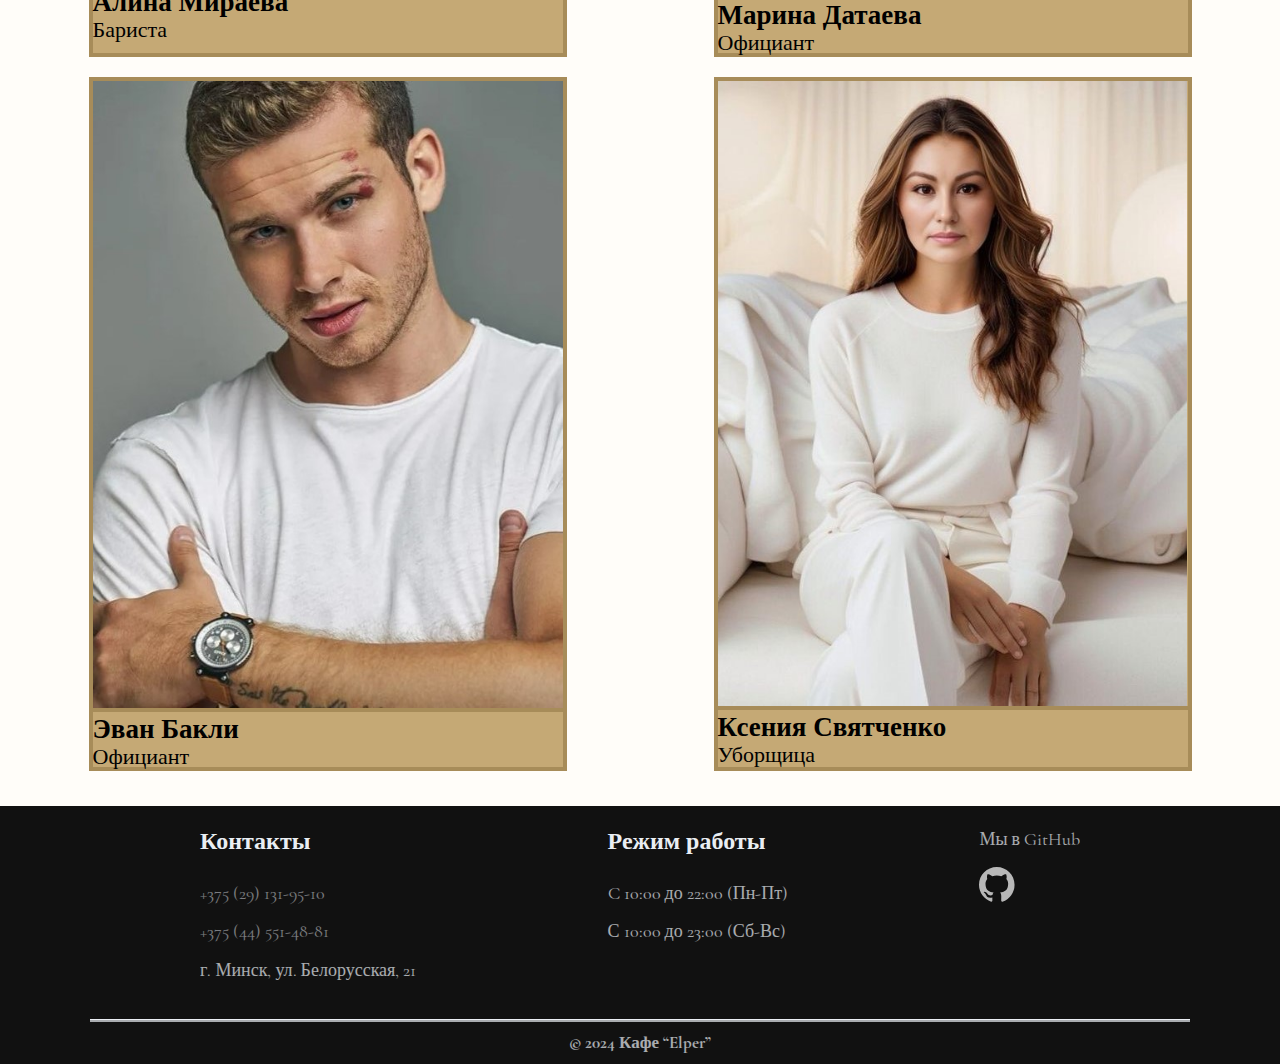
<file: personnel.html>
<!DOCTYPE html>
<html lang="en">
<head>
    <meta charset="UTF-8">
    <meta name="viewport" content="width=device-width, initial-scale=1.0, maximum-scale=1.0, minimum-scale=1.0">
    <meta http-equiv="X-UA-Compatible" content="ie=edge">
    <title>персонал</title>
    <link rel="shortcut icon" href="img\icon50.png">
    <link rel="stylesheet" href="css/style.css">
</head>
<body>
<header class="header-1">
    <div class="wrapper">
        <div class="header-burger">
            <span class="burger-line line1"></span>
            <span class="burger-line line2"></span>
            <span class="burger-line line3"></span>
        </div>
        <nav class="header-nav">
            <ul>
                <li class="header-item">
                    <a class="header-link js-scroll">
                        <svg width="40" height="40" viewBox="0 0 42 42" fill="none">
                            <image xlink:href="img/icon50.svg"/>
                        </svg>
                    </a>
                </li>
                <li class="header-item">
                    <a href="index.html" class="header-link js-scroll">
                        Главная
                    </a>
                </li>
                <li class="header-item">
                    <a href="personnel.html" class="header-link js-scroll">
                        Персонал
                    </a>
                </li>
                <li class="header-item">
                    <a href="menu.html" class="header-link js-scroll">
                        Меню
                    </a>
                </li>
                
                <li class="header-item">
                    <a href="design.html" class="header-link js-scroll">
                        Дизайн
                    </a>
                </li>
                <li class="header-item">
                    <a href="ordering.html" class="header-link js-scroll">
                        Вакансии
                    </a>
                </li>
            </ul>
            <div class="nav-close">
                <span class="line-close"></span>
                <span class="line-close"></span>
            </div>
        </nav>
    </div>  
</header>
<main>
    <section class="personnel-section">
        <div class="personnel">
            <h2>Наш персонал:</h2>
            <div class="our-pers">
                <div class="pers">
                    <div class="pers-blok">
                        <img class="pers-img" src="img/pers1.jpg">
                    </div>
                    <p class="pers-name">Дарья Земецкая</p>
                    <p class="pers-speciality">Администратор</p>
                </div>
                <div class="pers">
                    <div class="pers-blok">
                        <img class="pers-img" src="img/pers2.jpg">
                    </div>
                    <p class="pers-name">Владимир Радаев</p>
                    <p class="pers-speciality">Главный бариста</p>
                </div>
                <div class="pers">
                    <div class="pers-blok">
                        <img class="pers-img" src="img/pers3.jpg">
                    </div>
                    <p class="pers-name">Алина Мираева</p>
                    <p class="pers-speciality">Бариста</p>
                </div>
                <div class="pers">
                    <div class="pers-blok">
                        <img class="pers-img" src="img/pers4.jpg">
                    </div>
                    <p class="pers-name">Марина Датаева</p>
                    <p class="pers-speciality">Официант</p>
                </div>
                <div class="pers">
                    <div class="pers-blok">
                        <img class="pers-img" src="img/pers5.jpg">
                    </div>
                    <p class="pers-name">Эван Бакли</p>
                    <p class="pers-speciality">Официант</p>
                </div>
                <div class="pers">
                    <div class="pers-blok">
                        <img class="pers-img" src="img/pers6.jpg">
                    </div>
                    <p class="pers-name">Ксения Святченко</p>
                    <p class="pers-speciality">Уборщица</p>
                </div>
            </div>
        </div>
    </section>
</main>
<footer>
    <div class="wrapper">
        <div class="footer-nav">
            <div>
                <h3>Контакты</h3>
                <p><a href="tel:+375291319510">+375 (29) 131-95-10</a></p>
                <p><a href="tel:+375445514881">+375 (44) 551-48-81</a></p>
                <p>г. Минск, ул. Белорусская, 21</p>
            </div>
            <div>
                <h3>Режим работы</h3>
                <p>C 10:00 до 22:00 (Пн-Пт)</p>
                <p>С 10:00 до 23:00 (Сб-Вс)</p>
            </div>
            <div class="github">
                <p>Мы в GitHub</p>
                <a href="https://github.com/darlitaa">
                    <svg width="40" height="40" viewBox="0 0 18 18" fill="none">
                        <image xlink:href="img/github.svg"/>
                    </svg>
                </a>
            </div>
        </div>
        <p class="kont-desc"><b>© 2024 Кафе “Elper”</b></p>
    </div>
</footer>
<script src="js/main.js"></script>
</body>
</html>
</file>
<file: css/style.css>
html,body,div,span,
h1,h2,h3,h4,h5,h6,p,a,
img,ol,ul,li,footer,
header,main,nav,section {
  margin: 0;
  padding: 0;
  border: 0;
  font: inherit;
  vertical-align: baseline;
}
:focus {
  outline: 0;
}
footer,header,
nav,main,section {
  display: block;
}
ol,ul {
  list-style: none;
}
html {
  font-size: 100%;
  scroll-behavior: smooth;
}
@font-face {
  font-family: "Cormorant Garamond";
  font-style: normal;
  font-weight: 400;
  src: local(""),
    url("../fonts/cormorant-garamond-v15-latin-regular.woff2") format("woff2"),
    /* Chrome 26+, Opera 23+, Firefox 39+ */
    url("../fonts/cormorant-garamond-v15-latin-regular.woff") format("woff"); 
    /* Chrome 6+, Firefox 3.6+, IE 9+, Safari 5.1+ */
}/* cormorant-garamond-regular - latin */
@font-face {
  font-family: "Cormorant Garamond";
  font-style: normal;
  font-weight: 700;
  src: local(""),
    url("../fonts/cormorant-garamond-v15-latin-700.woff2") format("woff2"),
    /* Chrome 26+, Opera 23+, Firefox 39+ */
    url("../fonts/cormorant-garamond-v15-latin-700.woff") format("woff"); 
    /* Chrome 6+, Firefox 3.6+, IE 9+, Safari 5.1+ */
}/* cormorant-garamond-700 - latin */
*,
*::before,
*::after {
  -webkit-box-sizing: inherit;
  box-sizing: inherit;
}
body {
  font-family: "Cormorant Garamond";
  font-style: normal;
  line-height: 1;
  font-weight: 400;
  color: black;
  background-color: #fffdf9;
  overflow-x: hidden;   
}
img {
  vertical-align: middle;
  max-width: 100%;
  height: auto;
}
.wrapper {
  max-width: 1100px;
  margin: 0 auto;
  padding: 0 15px;
}
.header-wrapper {
  background: url("../img/main.jpg") no-repeat center;
  background-size: cover;
  width: 101%;
  color: #eaeef3;
  transition: 0.3s all linear;
}
.header-1 {
  background: #111111;
  padding-bottom: 38px;
}
a:hover,
a:focus,
a:active {
  outline: none;
  color: rgb(167, 167, 167);
}
nav {
  padding-top: 40px;
  padding-bottom: 40px;
  border-bottom: 2px solid #eaeef3;
}
nav ul {
  display: flex;
  justify-content: space-between;
  align-items: center;
  flex-wrap: wrap;
}
.header-link {
  color: #eaeef3;
  font-size: 20px;
  font-weight: 600;
  line-height: 120%;
  text-decoration: none;
}
h1 {
  font-size: 75px;
  font-weight: 700;
  line-height: 120%;
}
h2 {
  text-align: center;
  padding: 25px 0px;
  font-weight: 600;
  font-size: 40px;
  letter-spacing: 0.02em;
  font-variant: all-small-caps;
  color: #8A6F3D;
}
.elper {
  padding-top: 20%;
  padding-bottom: 30%;
  padding-left: 10%;
  font-size: 40px;
  line-height: 120%;
}
.hello {
  padding-bottom: 10%;
  font-size: 35px;
  line-height: 120%;
}
.text-homepage,
.pers-name,
.pers-speciality,
.menu-h3,
.coffee,
.food {
  font-family: "Roboto";
  font-style: normal;
}
/*===============burger (start)==============*/
.header-burger {
  width: 40px;
  height: 40px;
  position: relative;
  cursor: pointer;
  display: none;
}
.burger-line {
  display: block;
  width: 100%;
  height: 2px;
  background-color: #eaeef3;
  position: absolute;
  left: 0;
}
.line1 {
  top: 0;
}
.line2 {
 top: 50%;
}
.line3 {
 bottom: 0;
}
/*===============footer (start)==============*/
footer {
  background: #111111;
}
.footer-nav {
  justify-content: space-between;
  padding: 2% 10%;
  border-bottom: 1px solid #eaeef3;
  display: flex;
  flex-wrap: wrap;
}
footer h3 {
  color: #eaeef3;
  font-weight: 700;
  font-size: 24px;
  line-height: 120%;
  padding-bottom: 25px;
}
footer a,
footer p {
  font-size: 18px;
  line-height: 130%;
  padding-bottom: 15px;
  text-decoration: none;
  color: #eaeef3;
  opacity: 0.7;
}
.my-github {
  padding-bottom: 30px;
  padding-top: 30px;
  text-align: center;
}
.kont-desc {
  border-top: 2px solid #eaeef3;
  padding: 10px 0;
  font-size: 17px;
  text-align: center;
}
/*===============advanteges and opinion (start)==============*/
.container-adv,
.container-opin {
 padding: 2% 4%;
}
.content-adv {
 display: grid;
 grid-gap: 1em;
}
.content-opin {
  display: flex;
}
.box-adv {
  display: flex;
}
.box-opin {
  flex: 1;
  margin: 0 7px;
}
.box-adv,
.box-opin {
  padding: 15px;
  border-radius: 24px;
  border: 2px solid rgba(138, 111, 61, 0.5);
  background: linear-gradient(0deg, rgba(217, 192, 123, 0), rgb(213 204 179));
  transition: 0.3s all linear;
}
.box-adv:hover,
.box-opin:hover {
  box-shadow: 4px 4px rgba(138, 111, 61, 0.5);
  transform: translateX(-7px);
}
.text-homepage {
  padding: 0 10px;
}
.advanteges .container-adv .content-adv .box-adv h3,
.opinion .container-opin .content-opin .box-opin h3 {
  font-weight: 600;
  font-size: 22px;
  line-height: 35px;
}
.advanteges .container-adv .content-adv .box-adv p,
.opinion .container-opin .content-opin .box-opin p {
  font-weight: 300;
  font-size: 17px;
  line-height: 20px;
}
/*===============personnel and design (start)==============*/
.our-pers,
.our-design {
  display: flex;
  justify-content: space-around;
  padding: 15px 15px;
  flex-wrap: wrap;
}
.pers-blok {
  border-bottom: 4px solid rgba(138, 111, 61, 0.5);
}
.design-blok {
  padding-bottom: 20px;
  display: flex;
  justify-content: space-around;
}
.pers,
.design-img {
  width: 470px;
  border: 4px solid rgba(138, 111, 61, 0.5);
  opacity: 1;
  transition: 0.3s all linear;
}
.pers {
  margin: 0 0 20px 0;
  background-color: #c5a975;
}
.pers:hover,
.design-img:hover {
  opacity: 0.85;
  transform: scale(0.95);
}
.pers-name {
  font-weight: 600;
  font-size: 27px;
  line-height: 35px;
}
.pers-speciality {
  font-weight: 300;
  font-size: 22px;
  line-height: 20px;
}
/*===============menu (start)==============*/
.variant-coffee,
.variant-food,
.menu {
  display: flex;
  flex-wrap: wrap;
}
.menu {
  justify-content: space-around;
  padding: 15px 7px;
}
.menu-h3 {
  font-weight: 600;
  font-size: 30px;
  padding-bottom: 20px;
  text-align: center;
}
.coffee,
.food{
  width: 600px;
  margin-left: 12px;
  font-weight: 200;
  font-size: 17px;
  line-height: 20px;
  padding-bottom: 10px;
}
.variant-coffee,
.variant-food{
  justify-content: space-between;
  padding: 2px 7px;
  margin-bottom: 10px;
  background-color: #c5a975;
  border: 2px solid rgba(138, 111, 61, 0.5);
  border-radius: 24px; 
  background: linear-gradient(0deg, rgba(217, 192, 123, 0), rgb(213 204 179));
  transition: 0.3s all linear;
}
.variant-coffee:hover,
.variant-food:hover {
  box-shadow: 4px 4px rgba(138, 111, 61, 0.5);
  transform: translateX(-5px);
}
.coffee-name,
.food-name {
  font-weight: 600;
  font-size: 20px;
  line-height: 10px;
  padding: 10px 0;
}
.coffee-img,
.food-img{
  width: 90px;
}

@media screen and (max-width: 768px) {
  h2{
    font-size: 35px;
  }
  .design-blok {
    width: 100%;
  }
  .design-img,
  .pers{
    max-width: 100%;
  }
  .footer-nav {
    flex-direction: column;
  }

  .header-burger {
    top: 30px;
    left: 30px;
    display: block;
  }
  .header-nav {
    position: fixed;
    top: 0;
    left: 0;
    width: 100%;
    height: 100%;
    background-color: #111111;
    z-index: 11;
    transition: 0.3s all linear;
    transform: translateX(-100%);
  }
  .header-nav-active {
    transform: translateX(0);
  }
  .header-item {
    width: 100%;
    margin-bottom: 30px;
    margin-left: 60px;
  }
  .header-link {
    font-size: 25px;
  }
  .header-item:first-of-type,
  .header-item:nth-of-type(7) {
    display: none;
  }
  .nav-close {
    width: 30px;
    height: 30px;
    position: absolute;
    top: 20px;
    right: 45px;
  }
  .line-close {
    display: block;
    width: 100%;
    height: 2px;
    background-color: #eaeef3;
    position: absolute;
    top: 50%;
  }
  .line-close:first-child {
    transform: rotate(45deg);
  }
  .line-close:last-child {
    transform: rotate(-45deg);
  }
  .variant-coffee,
  .variant-food{
    flex-direction: column;
  }
  .coffee-img,
  .food-img{
    padding: 4px;
  }
}
@media screen and (max-width: 1024px) {
  .content-opin {
    display: grid;
    grid-gap: 1em;
  }
  h1 {
    font-size: 55px;
  }
  .elper,
  .hello {
    font-size: 25px;
  }
}
</file>
<file: css/ordering_styles.css>
.start-form {
  padding: 10px 0px;
}

.login-box {
  box-shadow: 0 0 5px #fff, 0 0 5px #fff, 0 0 5px #fff, 0 0 5px #fff;
  margin-left: 50vw;
  margin-top: 50vh;
  width: 50vw;
  padding: 3%;
  transform: translate(-50%, -50%);
  background: rgba(52, 52, 51, 0.92);
  border-radius: 20px;
  z-index: 1;
}
.login-box h2 {
  margin: 0 0 30px;
  padding: 0;
  color: #eaeef3;
  font-size: 30px;
}
.login-box .user-box {
  position: relative;
}
.login-box .user-box input {
  width: 100%;
  padding: 10px 0;
  font-size: 16px;
  color: #eaeef3;
  margin-bottom: 30px;
  border: none;
  border-bottom: 1px solid #eaeef3;
  outline: none;
  background: transparent;
}
.login-box .user-box label {
  position: absolute;
  top: -30%;
  left: 0;
  padding: 10px 0;
  font-size: 18px;
  color: #eaeef3;
  pointer-events: none;
  transition: 0.5s;
}
.login-box .user-box input:focus ~ label,
.login-box .user-box input:valid ~ label {
  left: 0;
  color: #fff;
  font-size: 16px;
}
.login-box form a {
  position: relative;
  display: inline-block;
  padding: 10px 20px;
  color: #fff;
  font-size: 17px;
  text-decoration: none;
  text-transform: uppercase;
  overflow: hidden;
  transition: 0.5s;
  margin-top: 30px;
  letter-spacing: 3px;
}
.login-box a:hover {
  background: #fff;
  color: black;
  border-radius: 5px;
  box-shadow: 0 0 5px #fff, 0 0 5px #fff, 0 0 5px #fff, 0 0 5px #fff;
}
.login-box a span {
  position: absolute;
  display: block;
}
.login-box a span:nth-child(1) {
  top: 0;
  left: -100%;
  width: 100%;
  height: 2px;
  background: linear-gradient(90deg, transparent, #fff);
  animation: btn-anim1 1s linear infinite;
}
.login-box a span:nth-child(2) {
  top: -100%;
  right: 0;
  width: 2px;
  height: 100%;
  background: linear-gradient(180deg, transparent, #fff);
  animation: btn-anim2 1s linear infinite;
  animation-delay: 0.25s;
}
.login-box a span:nth-child(3) {
  bottom: 0;
  right: -100%;
  width: 100%;
  height: 2px;
  background: linear-gradient(270deg, transparent, #fff);
  animation: btn-anim3 1s linear infinite;
  animation-delay: 0.5s;
}
.login-box a span:nth-child(4) {
  bottom: -100%;
  left: 0;
  width: 2px;
  height: 100%;
  background: linear-gradient(360deg, transparent, #fff);
  animation: btn-anim4 1s linear infinite;
  animation-delay: 0.75s;
}

@keyframes btn-anim1 {
  0% {
    left: -100%;
  }
  50%, 100% {
    left: 100%;
  }
}
@keyframes btn-anim2 {
  0% {
    top: -100%;
  }
  50%, 100% {
    top: 100%;
  }
}
@keyframes btn-anim3 {
  0% {
    right: -100%;
  }
  50%, 100% {
    right: 100%;
  }
}
@keyframes btn-anim4 {
  0% {
    bottom: -100%;
  }
  50%, 100% {
    bottom: 100%;
  }
}
.popup {
  position: fixed;
  top: 0;
  left: 0;
  width: 100%;
  height: 100%;
  background-color: rgba(0, 0, 0, 0.5);
  display: none;
  justify-content: center;
  align-items: center;
  z-index: 9999;
}
.popup .popup-message {
  background-color: rgb(0, 0, 0);
  color: #eaeef3;
  padding: 10px;
  border-radius: 10px;
  box-shadow: 0 0 5px #fff, 0 0 5px #fff, 0 0 5px #fff, 0 0 5px #fff;
}
.popup .popup-message button {
  display: block;
  margin-top: 10px;
  background-color: #111111;
  color: #eaeef3;
  box-shadow: 0 0 5px #fff, 0 0 5px #fff, 0 0 5px #fff, 0 0 5px #fff;
}

@media screen and (max-width: 575px) {
  .login-box {
    margin-top: 44vh;
    width: 70vw;
  }
  .login-box form a {
    font-size: 15px;
  }
}
@media screen and (max-width: 770px) {
  .login-box {
    margin-top: 40vh;
    width: 65vw;
  }
}
</file>
